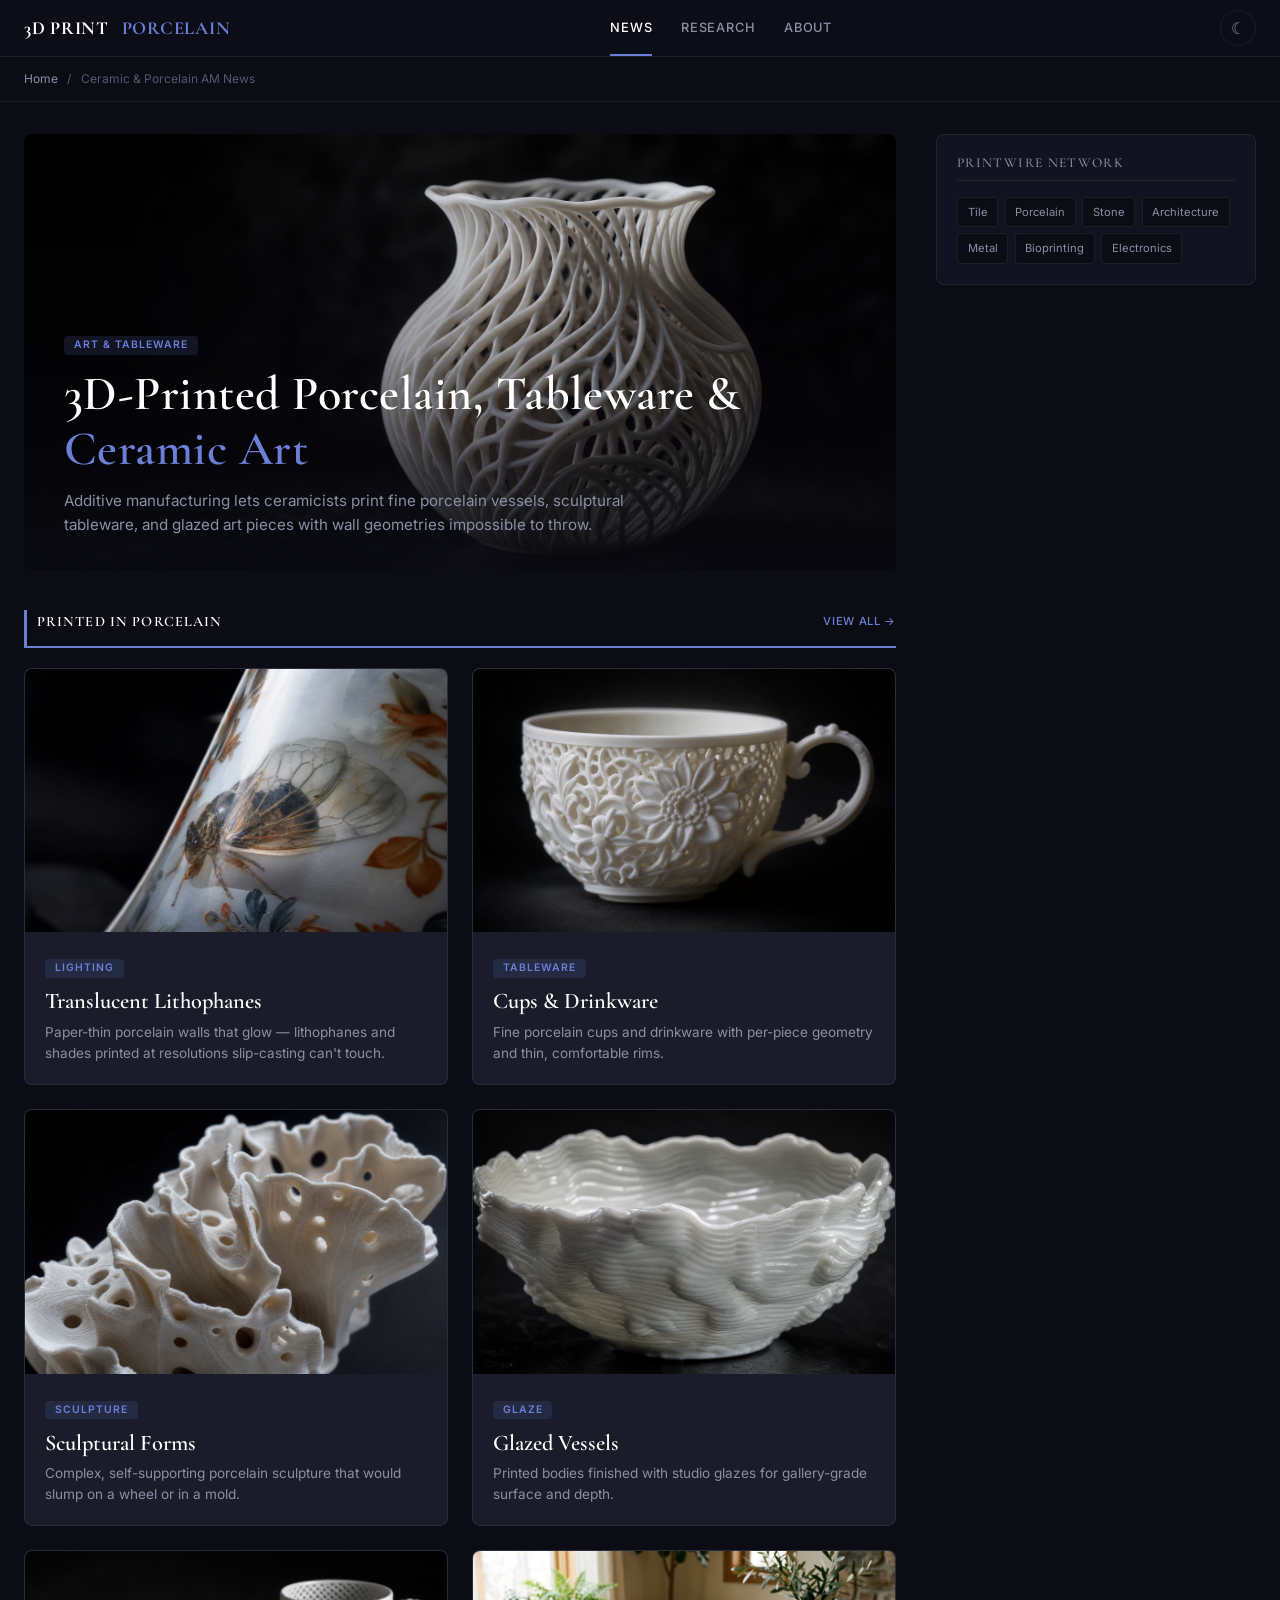
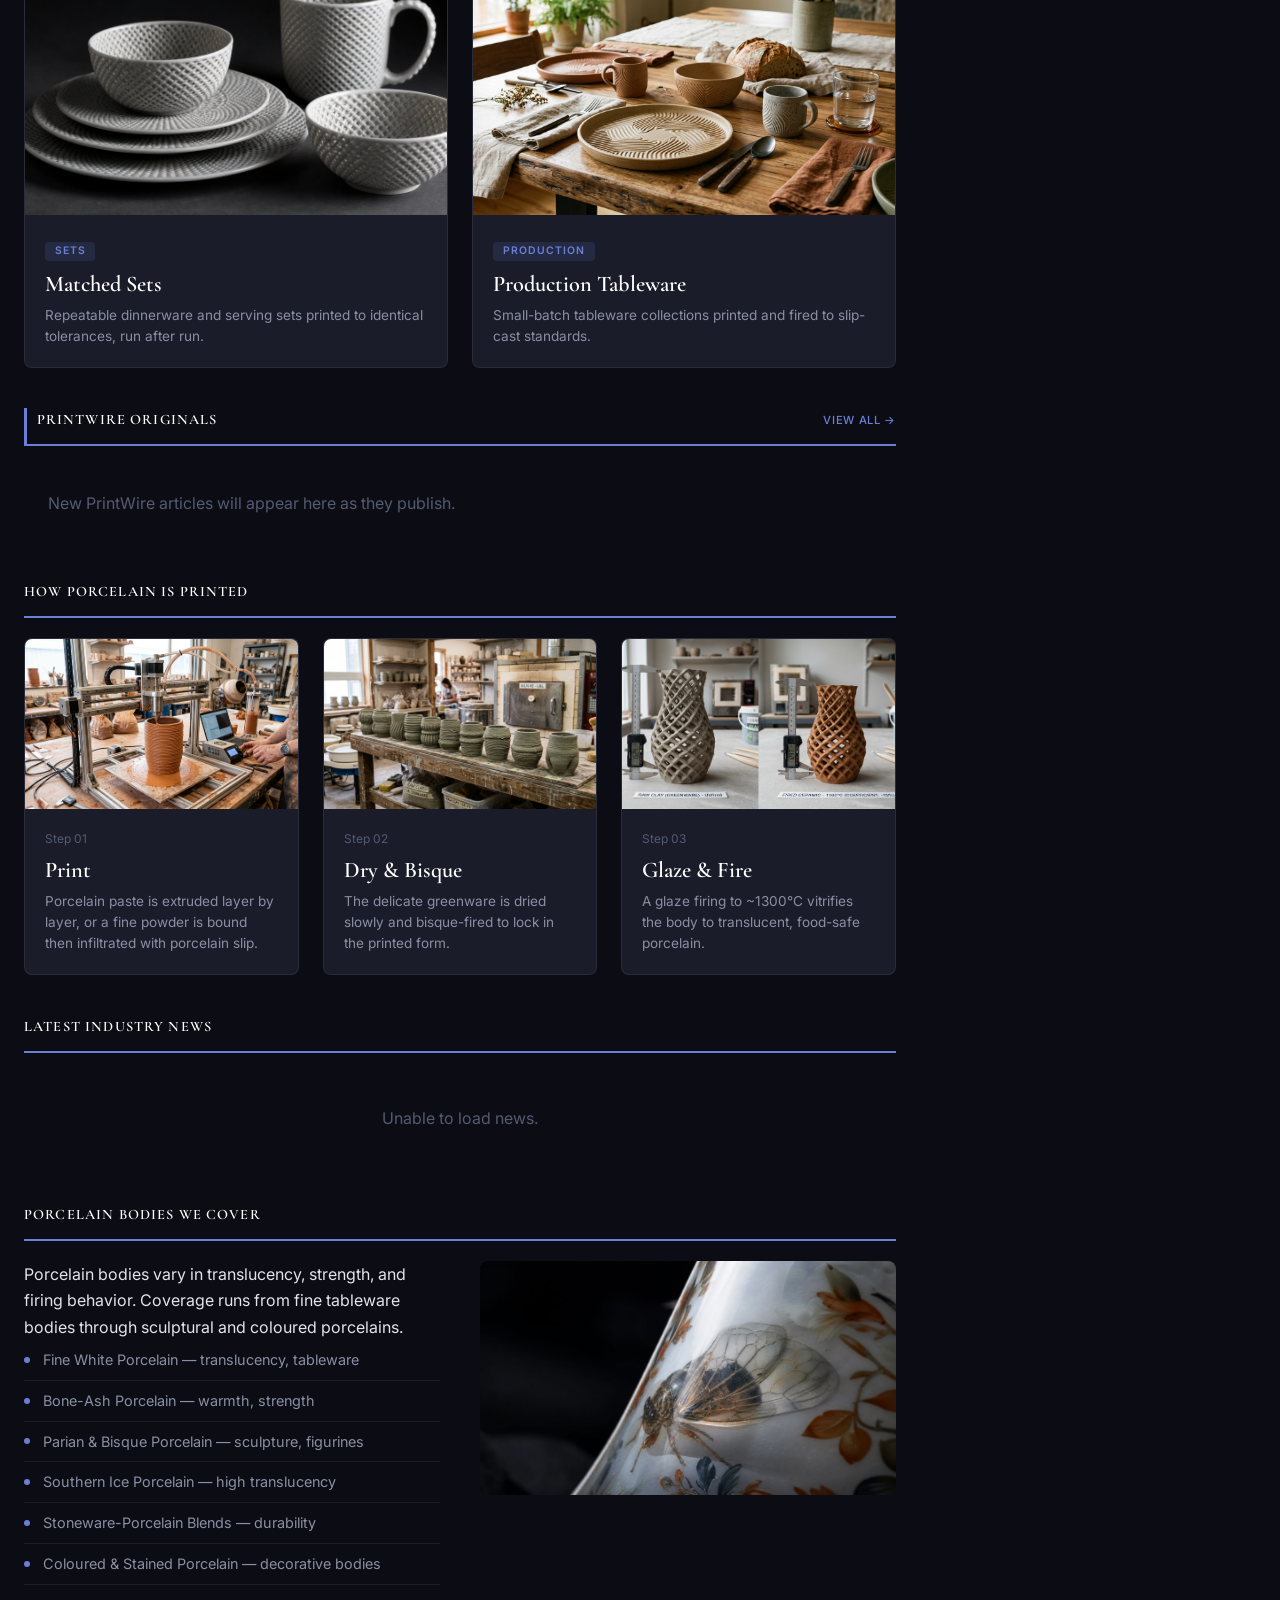
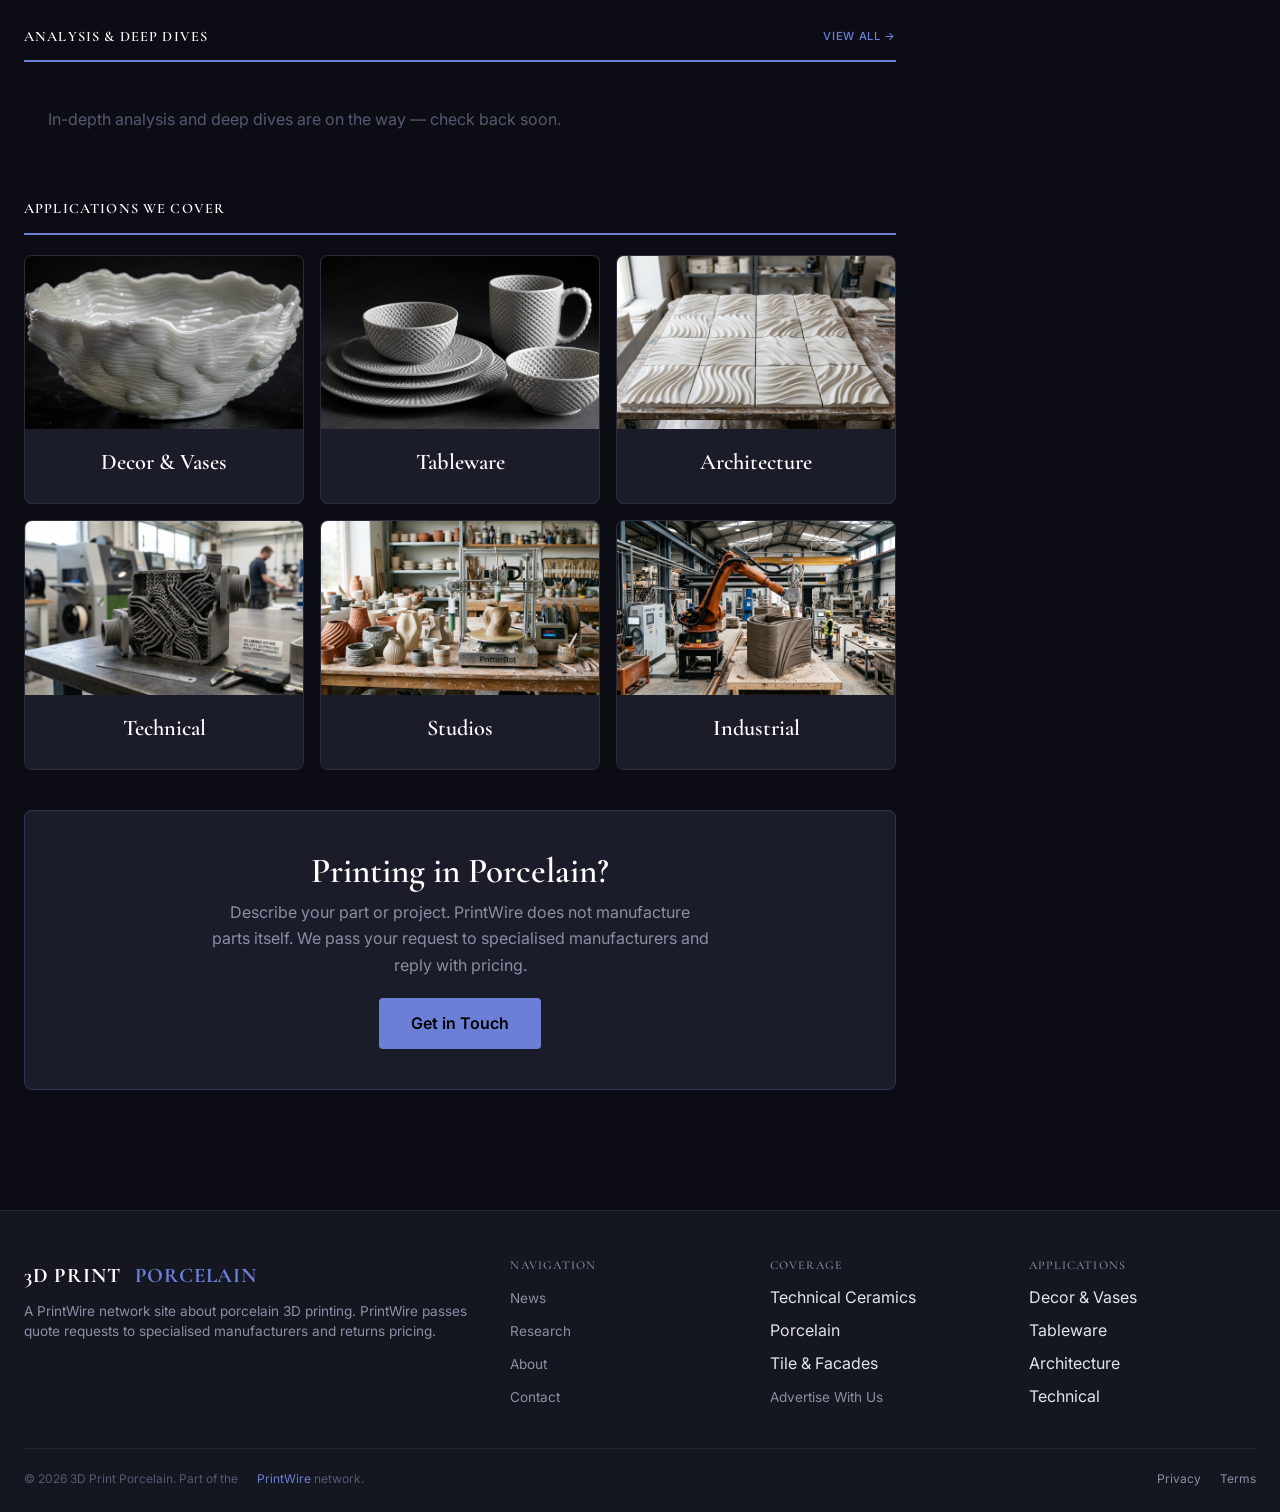
<file: static/index.html>
<!DOCTYPE html>
<html lang="en">
<head>
  <meta charset="UTF-8">
  <meta name="viewport" content="width=device-width, initial-scale=1.0">
  <meta name="description" content="3D Print Porcelain is a PrintWire network site about porcelain 3D printing. PrintWire passes quote requests to specialised manufacturers and returns pricing. PrintWire does not manufacture parts itself.">
  <title>3D Print Porcelain | Porcelain 3D printing</title>
  <link rel="preconnect" href="https://fonts.googleapis.com">
  <link rel="preconnect" href="https://fonts.gstatic.com" crossorigin>
  <link href="https://fonts.googleapis.com/css2?family=Cormorant+Garamond:wght@500;600;700&family=Inter:wght@400;500;600&display=swap" rel="stylesheet">
  <link rel="stylesheet" href="css/editorial.css">
  <style>:root{--font-display:'Cormorant Garamond',Georgia,serif;--font-body:'Inter',system-ui,sans-serif;}</style>
  <link rel="icon" type="image/svg+xml" href="/favicon.svg">
  <meta property="og:type" content="website">
  <meta property="og:title" content="3D Print Porcelain | Porcelain 3D printing">
  <meta property="og:description" content="3D Print Porcelain is a PrintWire network site about porcelain 3D printing. PrintWire passes quote requests to specialised manufacturers and returns pricing. PrintWire does not manufacture parts itself.">
  <meta property="og:image" content="https://3dprintporcelain.com/images/01_hero_delicate_porcelain.png">
  <meta property="og:url" content="https://3dprintporcelain.com/">
  <meta name="twitter:card" content="summary_large_image">
  <meta name="twitter:image" content="https://3dprintporcelain.com/images/01_hero_delicate_porcelain.png">
</head>
<body>

<!-- ── Header ─────────────────────────────────── -->
<header class="ed-header">
  <div class="ed-header-inner">
    <a href="index.html" class="ed-logo">
      3D&nbsp;PRINT&nbsp;<span class="ed-logo-accent">PORCELAIN</span>
    </a>
    <button class="ed-nav-toggle" aria-label="Menu" onclick="document.querySelector('.ed-nav').classList.toggle('open')">&#9776;</button>
    <nav class="ed-nav">
      <a href="index.html" class="active">News</a>
      <a href="/articles/">Research</a>
      <a href="about.html">About</a>
    </nav>
    <button class="ed-theme-toggle" id="themeToggle" aria-label="Toggle light/dark mode" title="Toggle light/dark mode">&#9728;</button>
  </div>
</header>

<!-- ── Breadcrumbs ────────────────────────────── -->
<div class="ed-breadcrumbs">
  <a href="index.html">Home</a> <span>/</span> Ceramic &amp; Porcelain AM News
</div>

<!-- ── Main Layout ────────────────────────────── -->
<div class="ed-layout">
  <div class="ed-main">

    <!-- Featured Story -->
    <article class="ed-hero">
      <img src="images/01_hero_delicate_porcelain.png" alt="Art & Tableware">
      <div class="ed-hero-overlay"></div>
      <div class="ed-hero-content">
        <span class="ed-badge">Art & Tableware</span>
        <h1>3D-Printed Porcelain, Tableware &amp; <span class="ed-logo-accent">Ceramic Art</span></h1>
        <p class="ed-hero-excerpt">Additive manufacturing lets ceramicists print fine porcelain vessels, sculptural tableware, and glazed art pieces with wall geometries impossible to throw.</p>
      </div>
    </article>


    <!-- Printed showcase (bespoke) -->
    <div class="ed-section-label" style="border-left:3px solid var(--accent);padding-left:0.6rem;">
      Printed in Porcelain
      <a href="/articles/">View All &rarr;</a>
    </div>
    <div class="ed-card-grid" style="margin-bottom:2.5rem;">
      <article class="ed-card">
        <img class="ed-card-img" src="images/03_translucent_porcelain.png" alt="Translucent Lithophanes" loading="lazy">
        <div class="ed-card-body"><span class="ed-badge">Lighting</span><h3>Translucent Lithophanes</h3><p class="ed-card-excerpt">Paper-thin porcelain walls that glow &mdash; lithophanes and shades printed at resolutions slip-casting can't touch.</p></div>
      </article>
      <article class="ed-card">
        <img class="ed-card-img" src="images/02_porcelain_teacup.png" alt="Cups &amp; Drinkware" loading="lazy">
        <div class="ed-card-body"><span class="ed-badge">Tableware</span><h3>Cups &amp; Drinkware</h3><p class="ed-card-excerpt">Fine porcelain cups and drinkware with per-piece geometry and thin, comfortable rims.</p></div>
      </article>
      <article class="ed-card">
        <img class="ed-card-img" src="images/04_sculptural_porcelain.png" alt="Sculptural Forms" loading="lazy">
        <div class="ed-card-body"><span class="ed-badge">Sculpture</span><h3>Sculptural Forms</h3><p class="ed-card-excerpt">Complex, self-supporting porcelain sculpture that would slump on a wheel or in a mold.</p></div>
      </article>
      <article class="ed-card">
        <img class="ed-card-img" src="images/05_glazed_porcelain.png" alt="Glazed Vessels" loading="lazy">
        <div class="ed-card-body"><span class="ed-badge">Glaze</span><h3>Glazed Vessels</h3><p class="ed-card-excerpt">Printed bodies finished with studio glazes for gallery-grade surface and depth.</p></div>
      </article>
      <article class="ed-card">
        <img class="ed-card-img" src="images/06_set_porcelain.png" alt="Matched Sets" loading="lazy">
        <div class="ed-card-body"><span class="ed-badge">Sets</span><h3>Matched Sets</h3><p class="ed-card-excerpt">Repeatable dinnerware and serving sets printed to identical tolerances, run after run.</p></div>
      </article>
      <article class="ed-card">
        <img class="ed-card-img" src="images/18_dinnerware_set.png" alt="Production Tableware" loading="lazy">
        <div class="ed-card-body"><span class="ed-badge">Production</span><h3>Production Tableware</h3><p class="ed-card-excerpt">Small-batch tableware collections printed and fired to slip-cast standards.</p></div>
      </article>
    </div>

    <!-- PrintWire Originals — network-wide originals (featured) -->
    <div class="ed-section-label" style="border-left:3px solid var(--accent);padding-left:0.6rem;">
      PrintWire Originals
      <a href="/articles/">View All &rarr;</a>
    </div>
    <div class="ed-card-grid" id="pwOriginals">
      <div style="grid-column:1/-1;text-align:center;padding:2rem;color:var(--text-faint);">Loading PrintWire articles…</div>
    </div>

    <!-- How Porcelain Is Printed (process band) -->
    <div class="ed-section-label">How Porcelain Is Printed</div>
    <div class="ed-grid-3">
      <article class="ed-card">
        <img class="ed-card-img" src="images/02_printer_action.png" alt="Print" loading="lazy">
        <div class="ed-card-body"><div class="ed-card-meta">Step 01</div><h3>Print</h3><p class="ed-card-excerpt">Porcelain paste is extruded layer by layer, or a fine powder is bound then infiltrated with porcelain slip.</p></div>
      </article>
      <article class="ed-card">
        <img class="ed-card-img" src="images/15_greenware_row.png" alt="Dry &amp; Bisque" loading="lazy">
        <div class="ed-card-body"><div class="ed-card-meta">Step 02</div><h3>Dry &amp; Bisque</h3><p class="ed-card-excerpt">The delicate greenware is dried slowly and bisque-fired to lock in the printed form.</p></div>
      </article>
      <article class="ed-card">
        <img class="ed-card-img" src="images/19_before_after_firing.png" alt="Glaze &amp; Fire" loading="lazy">
        <div class="ed-card-body"><div class="ed-card-meta">Step 03</div><h3>Glaze &amp; Fire</h3><p class="ed-card-excerpt">A glaze firing to ~1300&deg;C vitrifies the body to translucent, food-safe porcelain.</p></div>
      </article>
    </div>

    <!-- Latest News — PrintWire + industry (RSS) -->
    <div class="ed-section-label">
      Latest Industry News
      
    </div>
    <div class="ed-card-grid" id="newsGrid">
      <div style="grid-column: 1/-1; text-align:center; padding:2rem; color:var(--text-faint);">Loading latest news…</div>
    </div>

    <!-- Materials -->
    <div class="ed-section-label">Porcelain Bodies We Cover</div>
    <div class="ed-two-col" style="margin-bottom:2.5rem;">
      <div>
        <p>Porcelain bodies vary in translucency, strength, and firing behavior. Coverage runs from fine tableware bodies through sculptural and coloured porcelains.</p>
        <ul class="ed-materials-list">
          <li>Fine White Porcelain &mdash; translucency, tableware</li>
          <li>Bone-Ash Porcelain &mdash; warmth, strength</li>
          <li>Parian &amp; Bisque Porcelain &mdash; sculpture, figurines</li>
          <li>Southern Ice Porcelain &mdash; high translucency</li>
          <li>Stoneware-Porcelain Blends &mdash; durability</li>
          <li>Coloured &amp; Stained Porcelain &mdash; decorative bodies</li>
        </ul>
      </div>
      <img src="images/03_translucent_porcelain.png" alt="Translucent printed porcelain vessel lit from within" loading="lazy">
    </div>

    <!-- Analysis & Deep Dives -->
    <div class="ed-section-label">
      Analysis &amp; Deep Dives
      <a href="/articles/">View All &rarr;</a>
    </div>
    <div class="ed-list" id="pwDeepDives">
      <div style="padding:1.5rem;color:var(--text-faint);">Loading analysis…</div>
    </div>

    <!-- Applications -->
    <div class="ed-section-label">
      Applications We Cover
    </div>
    <div class="ed-card-grid" style="grid-template-columns: repeat(3, 1fr); gap: 1rem; margin-bottom: 2.5rem;">
      <div class="ed-card" style="text-align:center;">
        <img class="ed-card-img" src="images/05_glazed_porcelain.png" alt="Decor & Vases">
        <div class="ed-card-body"><h3>Decor &amp; Vases</h3></div>
      </div>
      <div class="ed-card" style="text-align:center;">
        <img class="ed-card-img" src="images/06_set_porcelain.png" alt="Tableware">
        <div class="ed-card-body"><h3>Tableware</h3></div>
      </div>
      <div class="ed-card" style="text-align:center;">
        <img class="ed-card-img" src="images/12_ceramic_tiles.png" alt="Architecture">
        <div class="ed-card-body"><h3>Architecture</h3></div>
      </div>
      <div class="ed-card" style="text-align:center;">
        <img class="ed-card-img" src="images/16_heat_exchanger.png" alt="Technical">
        <div class="ed-card-body"><h3>Technical</h3></div>
      </div>
      <div class="ed-card" style="text-align:center;">
        <img class="ed-card-img" src="images/07_studio_workstation.png" alt="Studios">
        <div class="ed-card-body"><h3>Studios</h3></div>
      </div>
      <div class="ed-card" style="text-align:center;">
        <img class="ed-card-img" src="images/10_industrial_printer.png" alt="Industrial">
        <div class="ed-card-body"><h3>Industrial</h3></div>
      </div>
    </div>

    <!-- Project CTA -->
    <div class="ed-cta-banner">
      <h2>Printing in Porcelain?</h2>
      <p>Describe your part or project. PrintWire does not manufacture parts itself. We pass your request to specialised manufacturers and reply with pricing.</p>
      <a href="contact.html">Get in Touch</a>
    </div>


  </div>

  <!-- ── Sidebar ─────────────────────────────── -->
  <aside class="ed-sidebar">





    <!-- Network Links -->
    <div class="ed-sidebar-block">
      <h4>PrintWire Network</h4>
      <div class="ed-network-links">
        <a href="https://3dprinttile.com">Tile</a>
        <a href="https://3dprintporcelain.com">Porcelain</a>
        <a href="https://3dprintstone.com">Stone</a>
        <a href="https://3dprintarchitecture.com">Architecture</a>
        <a href="https://dmls3d.com">Metal</a>
        <a href="https://3dprinttissue.com">Bioprinting</a>
        <a href="https://3dprintcircuitry.com">Electronics</a>
      </div>
    </div>


  </aside>
</div>

<!-- ── Footer ─────────────────────────────────── -->
<footer class="ed-footer">
  <div class="ed-footer-inner">
    <div class="ed-footer-brand">
      <div class="ed-logo" style="font-size:1.3rem; margin-bottom: 0.5rem;">3D&nbsp;PRINT&nbsp;<span class="ed-logo-accent">PORCELAIN</span></div>
      <p>A PrintWire network site about porcelain 3D printing. PrintWire passes quote requests to specialised manufacturers and returns pricing.</p>
    </div>
    <div>
      <h4>Navigation</h4>
      <ul>
        <li><a href="index.html">News</a></li>
        <li><a href="/articles/">Research</a></li>
        <li><a href="about.html">About</a></li>
        <li><a href="contact.html">Contact</a></li>
      </ul>
    </div>
    <div>
      <h4>Coverage</h4>
      <ul>
        <li>Technical Ceramics</li>
        <li>Porcelain</li>
        <li>Tile &amp; Facades</li>
        <li><a href="advertise.html">Advertise With Us</a></li>
      </ul>
    </div>
    <div>
      <h4>Applications</h4>
      <ul>
        <li>Decor &amp; Vases</li>
        <li>Tableware</li>
        <li>Architecture</li>
        <li>Technical</li>
      </ul>
    </div>
  </div>
  <div class="ed-footer-bottom">
    <span>&copy; 2026 3D Print Porcelain. Part of the <a href="https://3dprint.space" style="color:var(--accent);">PrintWire</a> network.</span>
    <span>
      <a href="/privacy.html">Privacy</a>
      <a href="/terms.html">Terms</a>
    </span>
  </div>
</footer>

<script>
// ── Mobile nav toggle ──
document.querySelector('.ed-nav-toggle')?.addEventListener('click', () => {
  document.querySelector('.ed-nav').classList.toggle('open');
});

// ── Theme toggle (light/dark) — light default ──
(function() {
  const btn = document.getElementById('themeToggle');
  const root = document.documentElement;
  function setTheme(theme) {
    root.setAttribute('data-theme', theme);
    localStorage.setItem('ed-theme', theme);
    btn.innerHTML = theme === 'dark' ? '&#9790;' : '&#9728;';
    btn.title = theme === 'dark' ? 'Switch to light mode' : 'Switch to dark mode';
  }
  const saved = localStorage.getItem('ed-theme');
  setTheme(saved || 'dark');
  btn.addEventListener('click', () => {
    const current = root.getAttribute('data-theme') || 'light';
    setTheme(current === 'dark' ? 'light' : 'dark');
  });
})();

// ── News Feed: network-wide PrintWire Originals + industry RSS ──
(function() {
  var grid = document.getElementById('newsGrid');
  var orig = document.getElementById('pwOriginals');

  var feeds = [
    { url: 'https://news.google.com/rss/search?q=ceramic+3D+printing+additive+manufacturing&hl=en-US&gl=US&ceid=US:en', name: 'Google News' },
    { url: 'https://news.google.com/rss/search?q=technical+ceramics+zirconia+alumina+printing&hl=en-US&gl=US&ceid=US:en', name: 'Google News' },
    { url: 'https://news.google.com/rss/search?q=3D+printed+porcelain+tile+stone&hl=en-US&gl=US&ceid=US:en', name: 'Google News' },
    { url: 'https://3dprintingindustry.com/feed/', name: '3DPI' }
  ];

    function bestImg(item){
    var raw = '';
    var html = item.content || item.description || '';
    var m = html.match(/<img[^>]+src=["']([^"'>]+)["']/i);
    if (m) raw = m[1];
    if (!raw) raw = (item.enclosure && item.enclosure.link) || item.thumbnail || '';
    if (!raw) return '';
    var full = raw.replace(/-\d{2,4}x\d{2,4}(?=\.(jpg|jpeg|png|webp|gif)(\?|$))/i, '');
    return 'https://wsrv.nl/?url=' + encodeURIComponent(full) + '&w=800&h=534&fit=cover&a=attention&output=jpg&q=82';
  }
  var api = 'https://api.rss2json.com/v1/api.json?rss_url=';
  var rss = [];
  var localArts = [];
  var loaded = 0;
  var total = feeds.length;
  var fallbackImgs = [
    'images/01_voronoi_vase.png','images/02_printer_action.png','images/03_textured_collection.png',
    'images/05_lattice_cubes.png','images/06_wall_panel.png','images/07_studio_workstation.png',
    'images/09_abstract_sculpture.png','images/10_industrial_printer.png'
  ];

  function stripHtml(html) {
    var d = document.createElement('div'); d.innerHTML = html;
    return d.textContent || '';
  }
  function esc(s) {
    var d = document.createElement('div'); d.appendChild(document.createTextNode(s));
    return d.innerHTML;
  }
  function card(a, i) {
    var img = a.img || fallbackImgs[i % fallbackImgs.length];
    var fb = fallbackImgs[(i+1) % fallbackImgs.length];
    var open = a.local
      ? 'onclick="location.href=\'' + esc(a.link) + '\'"'
      : 'onclick="window.open(\'' + esc(a.link) + '\',\'_blank\',\'noopener\')"';
    var linkAttrs = a.local ? 'href="' + esc(a.link) + '"'
      : 'href="' + esc(a.link) + '" target="_blank" rel="noopener"';
    var badge = a.local
      ? '<span class="ed-badge" style="background:var(--accent);color:#fff;">' + esc(a.source) + '</span>'
      : '<span class="ed-badge">' + esc(a.source) + '</span>';
    return '<article class="ed-card" style="cursor:pointer" ' + open + '>' +
      '<img class="ed-card-img" src="' + esc(img) + '" alt="" loading="lazy" onerror="this.onerror=null;this.src=\'' + fb + '\'">' +
      '<div class="ed-card-body">' + badge +
        '<div class="ed-card-meta">' + esc(a.dateStr || '') + '</div>' +
        '<h3><a ' + linkAttrs + ' onclick="event.stopPropagation()">' + esc(a.title) + '</a></h3>' +
        '<p class="ed-card-excerpt">' + esc(a.desc) + '</p>' +
      '</div></article>';
  }

  var localReady = fetch('network.json', { cache: 'no-store' })
    .then(function(r){ return r.ok ? r.json() : []; })
    .then(function(items){
      (items || []).forEach(function(it, i){
        localArts.push({ title: it.title, link: it.url, desc: it.summary || '',
          date: it.iso, dateStr: it.date, source: (it.origin || 'PrintWire'), local: true,
          img: it.img || fallbackImgs[i % fallbackImgs.length] });
      });
      if (orig) {
        orig.innerHTML = localArts.length
          ? localArts.slice(0, 6).map(card).join('')
          : '<div style="grid-column:1/-1;padding:1.5rem;color:var(--text-faint);">New PrintWire articles will appear here as they publish.</div>';
      }
    })
    .catch(function(){ if (orig) orig.innerHTML = ''; });

  var timeout = setTimeout(finish, 8000);
  feeds.forEach(function(feed) {
    fetch(api + encodeURIComponent(feed.url))
      .then(function(r){ return r.json(); })
      .then(function(data){
        if (data.status === 'ok' && data.items) {
          data.items.forEach(function(item){
            rss.push({ title: item.title, link: item.link,
              desc: stripHtml(item.description).substring(0,140) + '…',
              date: item.pubDate, source: feed.name, local: false,
              img: bestImg(item) });
          });
        }
      })
      .catch(function(){})
      .then(function(){ loaded++; if (loaded === total) { clearTimeout(timeout); finish(); } });
  });

  var done = false;
  function finish(){ if (done) return; done = true; localReady.then(render); }
  function render(){
    if (!grid) return;
    var merged = localArts.concat(rss);
    merged.forEach(function(a){ if (!a.dateStr && a.date) a.dateStr = new Date(a.date).toLocaleDateString('en-US',{year:'numeric',month:'short',day:'numeric'}); });
    merged.sort(function(a,b){ return new Date(b.date) - new Date(a.date); });
    var top = merged.slice(0, 8);
    grid.innerHTML = top.length
      ? top.map(card).join('')
      : '<div style="grid-column:1/-1;text-align:center;padding:2rem;color:var(--text-faint);">Unable to load news.</div>';
  }
})();

// -- Analysis & Deep Dives: PrintWire catalog in list format --
(function(){
  var box = document.getElementById('pwDeepDives');
  if (!box) return;
  function esc(s){var d=document.createElement('div');d.appendChild(document.createTextNode(s==null?'':s));return d.innerHTML;}
  var empty = '<div style="padding:1.5rem;color:var(--text-faint);">In-depth analysis and deep dives are on the way — check back soon.</div>';
  fetch('network.json',{cache:'no-store'})
    .then(function(r){ return r.ok ? r.json() : []; })
    .then(function(items){
      items = (items || []).slice();
      items.sort(function(a,b){ return (b.iso||'').localeCompare(a.iso||''); });
      if (!items.length){ box.innerHTML = empty; return; }
      box.innerHTML = items.slice(0,8).map(function(a){
        var img = a.img ? '<img src="'+esc(a.img)+'" alt="" loading="lazy">' : '';
        var meta = esc(a.date||'') + (a.origin ? ' · '+esc(a.origin) : '');
        return '<article class="ed-list-item">'+img+'<div>'+
          '<div class="ed-card-meta">'+meta+'</div>'+
          '<h3><a href="'+esc(a.url)+'">'+esc(a.title)+'</a></h3>'+
          '<p class="ed-card-excerpt">'+esc(a.summary||'')+'</p>'+
          '</div></article>';
      }).join('');
    })
    .catch(function(){ box.innerHTML = empty; });
})();
</script>
</body>
</html>
</file>
<file: static/css/editorial.css>
/* ============================================
   3dprintmetal.com — Editorial Layout
   Inspired by 3dnatives.com, modernized
   ============================================ */

/* ── Shared Tokens ───────────────────────────── */
:root {
  --accent: #00a8cc;
  --accent-dark: #008fad;
  --accent-dim: rgba(0,168,204,0.12);
  --red: #e53e3e;
  --radius: 8px;
  --radius-sm: 4px;
  --font-display: 'Oswald', sans-serif;
  --font-body: 'Inter', sans-serif;
  --transition: 0.25s cubic-bezier(0.4,0,0.2,1);
}

/* ── Dark Mode (default) ─────────────────────── */
:root, [data-theme="dark"] {
  --bg: #08090f;
  --bg-surface: #0e1019;
  --bg-card: #141620;
  --bg-card-hover: #1a1d2e;
  --bg-sidebar: #0f1118;
  --text: #e2e4e8;
  --text-dim: #8a8f9d;
  --text-faint: #555a68;
  --heading: #ffffff;
  --border: rgba(255,255,255,0.06);
  --border-accent: rgba(0,168,204,0.2);
  --shadow: 0 1px 3px rgba(0,0,0,0.4);
  --shadow-hover: 0 8px 24px rgba(0,0,0,0.5);
  --header-bg: rgba(8,9,15,0.92);
  --badge-bg: rgba(0,168,204,0.12);
  --input-bg: #0a0b12;
}

/* ── Light Mode ──────────────────────────────── */
[data-theme="light"] {
  --accent: #0077a8;
  --accent-dark: #005f85;
  --accent-dim: rgba(0,119,168,0.08);
  --bg: #f5f6f8;
  --bg-surface: #ffffff;
  --bg-card: #ffffff;
  --bg-card-hover: #f0f1f3;
  --bg-sidebar: #fafbfc;
  --text: #2d3748;
  --text-dim: #5a6577;
  --text-faint: #8e96a4;
  --heading: #1a202c;
  --border: rgba(0,0,0,0.08);
  --border-accent: rgba(0,119,168,0.2);
  --shadow: 0 1px 3px rgba(0,0,0,0.06);
  --shadow-hover: 0 8px 24px rgba(0,0,0,0.1);
  --header-bg: rgba(255,255,255,0.95);
  --badge-bg: rgba(0,119,168,0.08);
  --input-bg: #f0f1f3;
}

/* System preference when no manual choice */
@media (prefers-color-scheme: light) {
  :root:not([data-theme]) {
    --accent: #0077a8;
    --accent-dark: #005f85;
    --accent-dim: rgba(0,119,168,0.08);
    --bg: #f5f6f8;
    --bg-surface: #ffffff;
    --bg-card: #ffffff;
    --bg-card-hover: #f0f1f3;
    --bg-sidebar: #fafbfc;
    --text: #2d3748;
    --text-dim: #5a6577;
    --text-faint: #8e96a4;
    --heading: #1a202c;
    --border: rgba(0,0,0,0.08);
    --border-accent: rgba(0,119,168,0.2);
    --shadow: 0 1px 3px rgba(0,0,0,0.06);
    --shadow-hover: 0 8px 24px rgba(0,0,0,0.1);
    --header-bg: rgba(255,255,255,0.95);
    --badge-bg: rgba(0,119,168,0.08);
    --input-bg: #f0f1f3;
  }
}

/* ── Reset ───────────────────────────────────── */
*,*::before,*::after { margin:0;padding:0;box-sizing:border-box; }
html { scroll-behavior:smooth; font-size:16px; }
body {
  font-family: var(--font-body);
  color: var(--text);
  background: var(--input-bg);
  line-height: 1.65;
  -webkit-font-smoothing: antialiased;
  overflow-x: hidden;
}
a { color: inherit; text-decoration: none; }
img { max-width: 100%; display: block; }

/* ── Typography ──────────────────────────────── */
h1,h2,h3,h4 { font-family: var(--font-display); font-weight: 600; line-height: 1.15; color: var(--heading); }
h1 { font-size: clamp(2rem, 5vw, 3rem); letter-spacing: 0.01em; }
h2 { font-size: clamp(1.5rem, 3.5vw, 2.2rem); }
h3 { font-size: clamp(1.1rem, 2vw, 1.4rem); }
h4 { font-size: 0.85rem; text-transform: uppercase; letter-spacing: 0.1em; color: var(--text-dim); font-weight: 500; }

/* ── Header ──────────────────────────────────── */
.ed-header {
  position: sticky; top: 0; z-index: 100;
  background: var(--header-bg);
  backdrop-filter: blur(16px);
  border-bottom: 1px solid var(--border);
}
.ed-header-inner {
  max-width: 1280px;
  margin: 0 auto;
  display: flex;
  align-items: center;
  justify-content: space-between;
  padding: 0 1.5rem;
  height: 56px;
}
.ed-logo {
  font-family: var(--font-display);
  font-size: 1.15rem;
  font-weight: 700;
  color: var(--heading);
  letter-spacing: 0.04em;
  display: flex; align-items: center; gap: 0.5rem;
}
.ed-logo-accent { color: var(--accent); }
.ed-nav { display: flex; gap: 0; align-items: center; }
.ed-nav a {
  padding: 0 0.9rem;
  font-size: 0.8rem;
  font-weight: 500;
  color: var(--text-dim);
  text-transform: uppercase;
  letter-spacing: 0.06em;
  transition: color var(--transition);
  line-height: 56px;
  position: relative;
}
.ed-nav a:hover, .ed-nav a.active { color: var(--heading); }
.ed-nav a.active::after {
  content: ''; position: absolute; bottom: 0; left: 0.9rem; right: 0.9rem;
  height: 2px; background: var(--accent);
}
.ed-nav-toggle {
  display: none; background: none; border: none; color: var(--text);
  font-size: 1.5rem; cursor: pointer; padding: 0.5rem;
}

/* Theme toggle */
.ed-theme-toggle {
  background: none; border: 1px solid var(--border);
  color: var(--text-dim); cursor: pointer;
  width: 36px; height: 36px;
  border-radius: 50%;
  display: flex; align-items: center; justify-content: center;
  font-size: 1rem;
  transition: all var(--transition);
  margin-left: 0.5rem;
  flex-shrink: 0;
}
.ed-theme-toggle:hover { border-color: var(--accent); color: var(--accent); }

/* ── Breadcrumbs ─────────────────────────────── */
.ed-breadcrumbs {
  max-width: 1280px; margin: 0 auto;
  padding: 0.75rem 1.5rem;
  font-size: 0.75rem;
  color: var(--text-faint);
  border-bottom: 1px solid var(--border);
}
.ed-breadcrumbs a { color: var(--text-dim); transition: color var(--transition); }
.ed-breadcrumbs a:hover { color: var(--accent); }
.ed-breadcrumbs span { margin: 0 0.4rem; }

/* ── Layout ──────────────────────────────────── */
.ed-layout {
  max-width: 1280px;
  margin: 0 auto;
  display: grid;
  grid-template-columns: 1fr 320px;
  gap: 2.5rem;
  padding: 2rem 1.5rem;
  align-items: start;
}
.ed-main { min-width: 0; }
.ed-sidebar { position: sticky; top: 72px; }

/* ── Hero / Featured Story ───────────────────── */
.ed-hero {
  margin-bottom: 2.5rem;
  position: relative;
  border-radius: var(--radius);
  overflow: hidden;
  background: var(--bg-card);
}
.ed-hero img {
  width: 100%;
  aspect-ratio: 16/8;
  object-fit: cover;
  display: block;
}
.ed-hero-overlay {
  position: absolute; inset: 0;
  background: linear-gradient(0deg, rgba(8,9,15,0.95) 0%, rgba(8,9,15,0.3) 50%, transparent 100%);
}
[data-theme="light"] .ed-hero-overlay {
  background: linear-gradient(0deg, rgba(245,246,248,0.97) 0%, rgba(245,246,248,0.4) 50%, transparent 100%);
}
.ed-hero-content {
  position: absolute;
  bottom: 0; left: 0; right: 0;
  padding: 2rem 2.5rem;
}
.ed-hero .ed-badge { margin-bottom: 0.75rem; }
.ed-hero h1 { margin-bottom: 0.5rem; }
.ed-hero h1 a { color: var(--heading); transition: color var(--transition); }
.ed-hero h1 a:hover { color: var(--accent); }
.ed-hero-meta {
  font-size: 0.8rem;
  color: var(--text-dim);
  display: flex; gap: 1rem; align-items: center;
}
.ed-hero-excerpt {
  margin-top: 0.75rem;
  font-size: 0.95rem;
  color: var(--text-dim);
  line-height: 1.6;
  max-width: 600px;
}

/* ── Badge / Tag ─────────────────────────────── */
.ed-badge {
  display: inline-block;
  font-size: 0.65rem;
  font-weight: 600;
  text-transform: uppercase;
  letter-spacing: 0.1em;
  padding: 0.25rem 0.6rem;
  border-radius: var(--radius-sm);
  background: var(--badge-bg);
  color: var(--accent);
  line-height: 1;
}
.ed-badge.red { background: rgba(255,68,68,0.12); color: var(--red); }

/* ── Section Label ───────────────────────────── */
.ed-section-label {
  font-family: var(--font-display);
  font-size: 0.9rem;
  font-weight: 600;
  text-transform: uppercase;
  letter-spacing: 0.08em;
  color: var(--heading);
  margin-bottom: 1.25rem;
  padding-bottom: 0.75rem;
  border-bottom: 2px solid var(--accent);
  display: flex;
  align-items: center;
  justify-content: space-between;
}
.ed-section-label a {
  font-family: var(--font-body);
  font-size: 0.7rem;
  font-weight: 500;
  color: var(--accent);
  text-transform: uppercase;
  letter-spacing: 0.06em;
}

/* ── Article Cards ───────────────────────────── */
.ed-card-grid {
  display: grid;
  grid-template-columns: repeat(2, 1fr);
  gap: 1.5rem;
  margin-bottom: 2.5rem;
}
.ed-card {
  background: var(--bg-card);
  border-radius: var(--radius);
  overflow: hidden;
  border: 1px solid var(--border);
  transition: transform var(--transition), box-shadow var(--transition), border-color var(--transition);
}
.ed-card:hover {
  transform: translateY(-2px);
  box-shadow: var(--shadow-hover);
  border-color: var(--border-accent);
}
.ed-card-img {
  aspect-ratio: 16/10;
  object-fit: cover;
  width: 100%;
}
.ed-card-body { padding: 1.25rem; }
.ed-card-body .ed-badge { margin-bottom: 0.65rem; }
.ed-card-body h3 { margin-bottom: 0.5rem; }
.ed-card-body h3 a { color: var(--heading); transition: color var(--transition); }
.ed-card-body h3 a:hover { color: var(--accent); }
.ed-card-meta {
  font-size: 0.75rem;
  color: var(--text-faint);
  margin-bottom: 0.5rem;
}
.ed-card-excerpt {
  font-size: 0.85rem;
  color: var(--text-dim);
  line-height: 1.55;
  display: -webkit-box;
  -webkit-line-clamp: 3;
  -webkit-box-orient: vertical;
  overflow: hidden;
}

/* ── Article List (compact) ──────────────────── */
.ed-list { display: flex; flex-direction: column; gap: 1.25rem; margin-bottom: 2.5rem; }
.ed-list-item {
  display: grid;
  grid-template-columns: 200px 1fr;
  gap: 1rem;
  padding-bottom: 1.25rem;
  border-bottom: 1px solid var(--border);
  align-items: start;
}
.ed-list-item:last-child { border-bottom: none; padding-bottom: 0; }
.ed-list-item img {
  aspect-ratio: 16/10;
  object-fit: cover;
  border-radius: var(--radius-sm);
  width: 100%;
}
.ed-list-item h3 { font-size: 1.05rem; margin-bottom: 0.35rem; }
.ed-list-item h3 a { color: var(--heading); transition: color var(--transition); }
.ed-list-item h3 a:hover { color: var(--accent); }

/* ── Sidebar ─────────────────────────────────── */
.ed-sidebar-block {
  background: var(--bg-sidebar);
  border: 1px solid var(--border);
  border-radius: var(--radius);
  padding: 1.25rem;
  margin-bottom: 1.5rem;
}
.ed-sidebar-block h4 {
  margin-bottom: 1rem;
  padding-bottom: 0.6rem;
  border-bottom: 1px solid var(--border);
}

/* Newsletter widget */
.ed-newsletter p { font-size: 0.85rem; color: var(--text-dim); margin-bottom: 1rem; line-height: 1.5; }
.ed-newsletter input[type="email"] {
  width: 100%;
  padding: 0.65rem 0.85rem;
  background: var(--input-bg);
  border: 1px solid var(--border);
  border-radius: var(--radius-sm);
  color: var(--text);
  font-size: 0.85rem;
  margin-bottom: 0.5rem;
  transition: border-color var(--transition);
}
.ed-newsletter input[type="email"]:focus { outline: none; border-color: var(--accent); }
.ed-newsletter button {
  width: 100%;
  padding: 0.65rem;
  background: var(--accent);
  border: none;
  border-radius: var(--radius-sm);
  color: #000;
  font-weight: 600;
  font-size: 0.8rem;
  cursor: pointer;
  transition: background var(--transition);
}
.ed-newsletter button:hover { background: var(--accent-dark); }

/* Popular posts widget */
.ed-popular-item {
  display: flex;
  gap: 0.75rem;
  padding: 0.65rem 0;
  border-bottom: 1px solid var(--border);
  align-items: start;
}
.ed-popular-item:last-child { border-bottom: none; }
.ed-popular-num {
  font-family: var(--font-display);
  font-size: 1.5rem;
  font-weight: 700;
  color: var(--accent-dim);
  line-height: 1;
  min-width: 1.8rem;
  color: var(--accent-dim);
}
.ed-popular-item h3 { font-size: 0.85rem; font-weight: 500; line-height: 1.35; }
.ed-popular-item h3 a { color: var(--text); }
.ed-popular-item h3 a:hover { color: var(--accent); }
.ed-popular-meta { font-size: 0.7rem; color: var(--text-faint); margin-top: 0.2rem; }

/* Network links widget */
.ed-network-links { display: flex; flex-wrap: wrap; gap: 0.4rem; }
.ed-network-links a {
  font-size: 0.7rem;
  padding: 0.3rem 0.6rem;
  background: var(--input-bg);
  border: 1px solid var(--border);
  border-radius: var(--radius-sm);
  color: var(--text-dim);
  transition: all var(--transition);
}
.ed-network-links a:hover { border-color: var(--accent); color: var(--accent); }

/* ── Load More ───────────────────────────────── */
.ed-load-more {
  text-align: center;
  margin: 2rem 0;
}
.ed-load-more button {
  padding: 0.75rem 2.5rem;
  background: transparent;
  border: 1px solid var(--border);
  border-radius: var(--radius-sm);
  color: var(--text-dim);
  font-size: 0.8rem;
  font-weight: 500;
  cursor: pointer;
  letter-spacing: 0.04em;
  transition: all var(--transition);
}
.ed-load-more button:hover {
  border-color: var(--accent);
  color: var(--accent);
}

/* ── Stats Bar ───────────────────────────────── */
.ed-stats {
  display: grid;
  grid-template-columns: repeat(4, 1fr);
  gap: 1px;
  background: var(--border);
  border: 1px solid var(--border);
  border-radius: var(--radius);
  overflow: hidden;
  margin-bottom: 2.5rem;
}
.ed-stat {
  background: var(--bg-card);
  padding: 1.25rem;
  text-align: center;
}
.ed-stat-value {
  font-family: var(--font-display);
  font-size: 1.5rem;
  font-weight: 600;
  color: var(--accent);
}
.ed-stat-label {
  font-size: 0.7rem;
  text-transform: uppercase;
  letter-spacing: 0.08em;
  color: var(--text-faint);
  margin-top: 0.25rem;
}

/* ── Page Hero (inner pages) ─────────────────── */
.ed-page-hero {
  position: relative;
  border-radius: var(--radius);
  overflow: hidden;
  margin-bottom: 2.5rem;
  background: var(--bg-card);
}
.ed-page-hero img {
  width: 100%; aspect-ratio: 16/6; object-fit: cover;
}
.ed-page-hero-overlay {
  position: absolute; inset: 0;
  background: linear-gradient(0deg, rgba(8,9,15,0.9) 0%, rgba(8,9,15,0.4) 60%, transparent 100%);
}
[data-theme="light"] .ed-page-hero-overlay {
  background: linear-gradient(0deg, rgba(245,246,248,0.95) 0%, rgba(245,246,248,0.5) 60%, transparent 100%);
}
.ed-page-hero-content {
  position: absolute; bottom: 0; left: 0; right: 0;
  padding: 2rem 2.5rem;
}
.ed-page-hero h1 { margin-bottom: 0.5rem; }
.ed-page-hero p { color: var(--text-dim); font-size: 1rem; max-width: 600px; }

/* ── Content Sections ────────────────────────── */
.ed-content { max-width: 1280px; margin: 0 auto; padding: 0 1.5rem; }
.ed-content-narrow { max-width: 860px; margin: 0 auto; padding: 0 1.5rem; }
.ed-section { margin-bottom: 3rem; }
.ed-section p { color: var(--text-dim); line-height: 1.75; margin-bottom: 1rem; font-size: 0.95rem; }
.ed-section p:last-child { margin-bottom: 0; }

/* Two-column content block */
.ed-two-col {
  display: grid;
  grid-template-columns: 1fr 1fr;
  gap: 2.5rem;
  align-items: start;
  margin-bottom: 2.5rem;
}
.ed-two-col img { border-radius: var(--radius); width: 100%; }

/* Content cards (mission, values, etc.) */
.ed-content-card {
  background: var(--bg-card);
  border: 1px solid var(--border);
  border-radius: var(--radius);
  padding: 1.75rem;
  transition: border-color var(--transition);
}
.ed-content-card:hover { border-color: var(--border-accent); }
.ed-content-card h3 { margin-bottom: 0.75rem; font-size: 1.15rem; }
.ed-content-card p { margin-bottom: 0; }
.ed-content-card .ed-icon {
  font-size: 1.5rem; margin-bottom: 0.75rem; display: block;
}
.ed-grid-2 { display: grid; grid-template-columns: 1fr 1fr; gap: 1.5rem; margin-bottom: 2.5rem; }
.ed-grid-3 { display: grid; grid-template-columns: repeat(3, 1fr); gap: 1.5rem; margin-bottom: 2.5rem; }
.ed-grid-4 { display: grid; grid-template-columns: repeat(4, 1fr); gap: 1.25rem; margin-bottom: 2.5rem; }

/* Service detail cards */
.ed-service-detail {
  display: grid;
  grid-template-columns: 280px 1fr;
  gap: 1.5rem;
  background: var(--bg-card);
  border: 1px solid var(--border);
  border-radius: var(--radius);
  overflow: hidden;
  margin-bottom: 1.25rem;
  transition: border-color var(--transition);
}
.ed-service-detail:hover { border-color: var(--border-accent); }
.ed-service-detail img { width: 100%; height: 100%; object-fit: cover; }
.ed-service-detail-body { padding: 1.5rem 1.5rem 1.5rem 0; }
.ed-service-detail-body h3 { margin-bottom: 0.5rem; }

/* Timeline */
.ed-timeline { position: relative; padding-left: 2.5rem; margin-bottom: 2.5rem; }
.ed-timeline::before {
  content: ''; position: absolute; left: 0.75rem; top: 0; bottom: 0;
  width: 2px; background: var(--border);
}
.ed-timeline-step {
  position: relative; margin-bottom: 2rem; padding-bottom: 0;
}
.ed-timeline-step:last-child { margin-bottom: 0; }
.ed-timeline-num {
  position: absolute; left: -2.5rem; top: 0;
  width: 1.5rem; height: 1.5rem;
  background: var(--accent);
  color: #000;
  border-radius: 50%;
  font-size: 0.7rem;
  font-weight: 700;
  display: flex; align-items: center; justify-content: center;
}
.ed-timeline-step h3 { font-size: 1.05rem; margin-bottom: 0.35rem; }

/* Forms */
.ed-form { max-width: 100%; }
.ed-form-group { margin-bottom: 1rem; }
.ed-form-group label {
  display: block; font-size: 0.8rem; font-weight: 500;
  color: var(--text-dim); margin-bottom: 0.35rem;
}
.ed-form-group .required { color: var(--red); }
.ed-form-group input, .ed-form-group textarea, .ed-form-group select {
  width: 100%;
  padding: 0.7rem 0.9rem;
  background: var(--input-bg);
  border: 1px solid var(--border);
  border-radius: var(--radius-sm);
  color: var(--text);
  font-family: var(--font-body);
  font-size: 0.9rem;
  transition: border-color var(--transition);
}
.ed-form-group input:focus, .ed-form-group textarea:focus, .ed-form-group select:focus {
  outline: none; border-color: var(--accent);
}
.ed-form-group textarea { resize: vertical; }
.ed-form-submit {
  padding: 0.75rem 2rem;
  background: var(--accent);
  border: none;
  border-radius: var(--radius-sm);
  color: #000;
  font-weight: 600;
  font-size: 0.9rem;
  cursor: pointer;
  transition: background var(--transition);
}
.ed-form-submit:hover { background: var(--accent-dark); }

/* CTA Banner */
.ed-cta-banner {
  background: var(--bg-card);
  border: 1px solid var(--border-accent);
  border-radius: var(--radius);
  padding: 2.5rem;
  text-align: center;
  margin-bottom: 2.5rem;
}
.ed-cta-banner h2 { margin-bottom: 0.5rem; }
.ed-cta-banner p { color: var(--text-dim); margin-bottom: 1.25rem; max-width: 500px; margin-left: auto; margin-right: auto; }
.ed-cta-banner a {
  display: inline-block;
  padding: 0.75rem 2rem;
  background: var(--accent);
  color: #000;
  font-weight: 600;
  border-radius: var(--radius-sm);
  transition: background var(--transition);
}
.ed-cta-banner a:hover { background: var(--accent-dark); }

/* Package cards (advertise) */
.ed-package {
  background: var(--bg-card);
  border: 1px solid var(--border);
  border-radius: var(--radius);
  padding: 1.75rem;
  transition: border-color var(--transition);
}
.ed-package:hover { border-color: var(--border-accent); }
.ed-package h3 { margin-bottom: 0.5rem; }
.ed-package .ed-price {
  font-family: var(--font-display);
  font-size: 1.8rem; font-weight: 600;
  color: var(--accent); margin-bottom: 1rem;
}
.ed-package .ed-price span { font-size: 0.9rem; color: var(--text-faint); }
.ed-package ul {
  list-style: none; padding: 0;
}
.ed-package li {
  font-size: 0.85rem; color: var(--text-dim);
  padding: 0.4rem 0;
  border-bottom: 1px solid var(--border);
  padding-left: 1.2rem;
  position: relative;
}
.ed-package li:last-child { border-bottom: none; }
.ed-package li::before {
  content: '\2713'; position: absolute; left: 0;
  color: var(--accent); font-size: 0.75rem;
}

/* Contact info cards */
.ed-info-card {
  display: flex; gap: 1rem; align-items: start;
  padding: 1rem;
  background: var(--bg-card);
  border: 1px solid var(--border);
  border-radius: var(--radius);
}
.ed-info-card .ed-icon { font-size: 1.5rem; flex-shrink: 0; }
.ed-info-card h4 { font-size: 0.8rem; margin-bottom: 0.25rem; }
.ed-info-card p { font-size: 0.85rem; color: var(--text-dim); margin: 0; }

/* Materials list */
.ed-materials-list { list-style: none; padding: 0; }
.ed-materials-list li {
  padding: 0.5rem 0;
  border-bottom: 1px solid var(--border);
  font-size: 0.9rem;
  color: var(--text-dim);
  padding-left: 1.2rem;
  position: relative;
}
.ed-materials-list li::before {
  content: ''; position: absolute; left: 0; top: 50%;
  width: 6px; height: 6px; border-radius: 50%;
  background: var(--accent); transform: translateY(-50%);
}

@media (max-width: 768px) {
  .ed-two-col { grid-template-columns: 1fr; }
  .ed-grid-2, .ed-grid-3, .ed-grid-4 { grid-template-columns: 1fr; }
  .ed-service-detail { grid-template-columns: 1fr; }
  .ed-service-detail img { aspect-ratio: 16/9; }
  .ed-service-detail-body { padding: 1.25rem; }
  .ed-page-hero-content { padding: 1.5rem; }
}

/* ── Footer ──────────────────────────────────── */
.ed-footer {
  background: var(--bg-surface);
  border-top: 1px solid var(--border);
  padding: 3rem 1.5rem 1.5rem;
  margin-top: 3rem;
}
.ed-footer-inner {
  max-width: 1280px;
  margin: 0 auto;
  display: grid;
  grid-template-columns: 2fr 1fr 1fr 1fr;
  gap: 2rem;
}
.ed-footer-brand p { font-size: 0.85rem; color: var(--text-dim); margin-top: 0.5rem; line-height: 1.5; }
.ed-footer h4 { font-size: 0.75rem; margin-bottom: 0.75rem; }
.ed-footer ul { list-style: none; }
.ed-footer li { margin-bottom: 0.4rem; }
.ed-footer li a { font-size: 0.85rem; color: var(--text-dim); transition: color var(--transition); }
.ed-footer li a:hover { color: var(--accent); }
.ed-footer-bottom {
  max-width: 1280px;
  margin: 2rem auto 0;
  padding-top: 1.25rem;
  border-top: 1px solid var(--border);
  font-size: 0.75rem;
  color: var(--text-faint);
  display: flex;
  justify-content: space-between;
  align-items: center;
}
.ed-footer-bottom a { color: var(--text-dim); margin-left: 1rem; }
.ed-footer-bottom a:hover { color: var(--accent); }

/* ── Responsive ──────────────────────────────── */
@media (max-width: 1024px) {
  .ed-layout { grid-template-columns: 1fr; }
  .ed-sidebar { position: static; }
}
@media (max-width: 768px) {
  .ed-card-grid { grid-template-columns: 1fr; }
  .ed-list-item { grid-template-columns: 140px 1fr; }
  .ed-hero-content { padding: 1.5rem; }
  .ed-hero h1 { font-size: 1.5rem; }
  .ed-footer-inner { grid-template-columns: 1fr 1fr; }
  .ed-stats { grid-template-columns: repeat(2, 1fr); }
  .ed-nav { display: none; }
  .ed-nav.open { display: flex; flex-direction: column; position: absolute; top: 56px; left: 0; right: 0; background: var(--bg); border-bottom: 1px solid var(--border); padding: 0.5rem 0; }
  .ed-nav.open a { line-height: 2.5; padding: 0 1.5rem; }
  .ed-nav-toggle { display: block; }
}
@media (max-width: 480px) {
  .ed-list-item { grid-template-columns: 1fr; }
  .ed-list-item img { aspect-ratio: 16/9; }
  .ed-footer-inner { grid-template-columns: 1fr; }
  .ed-hero-excerpt { display: none; }
}

/* ── Lavender-blue porcelain scheme: light default ── */
:root { --font-display: 'Cormorant Garamond', Georgia, serif; --font-body: 'Nunito Sans', system-ui, sans-serif; }
:root, [data-theme="light"] {
  --accent: #5568c8; --accent-dark: #4456a8; --accent-dim: rgba(85,104,200,0.10);
  --bg: #f4f5f9; --bg-surface: #ffffff; --bg-card: #ffffff; --bg-card-hover: #edeef4;
  --bg-sidebar: #f8f8fc; --text: #2d3040; --text-dim: #5a5e74; --text-faint: #8e92a6;
  --heading: #1a1d2e; --border: rgba(30,35,60,0.10); --border-accent: rgba(85,104,200,0.25);
  --shadow: 0 1px 3px rgba(0,0,0,0.06); --shadow-hover: 0 8px 24px rgba(0,0,0,0.10);
  --header-bg: rgba(255,255,255,0.95); --badge-bg: rgba(85,104,200,0.10); --input-bg: #eff0f5;
}
[data-theme="dark"] {
  --accent: #6b7fd7; --accent-dark: #5568c8; --accent-dim: rgba(107,127,215,0.14);
  --bg: #0e0f18; --bg-surface: #141620; --bg-card: #1a1c2a; --bg-card-hover: #22243a;
  --bg-sidebar: #111320; --text: #e2e4ec; --text-dim: #8a8fa4; --text-faint: #555a70;
  --heading: #ffffff; --border: rgba(255,255,255,0.07); --border-accent: rgba(107,127,215,0.25);
  --shadow: 0 1px 3px rgba(0,0,0,0.4); --shadow-hover: 0 8px 24px rgba(0,0,0,0.5);
  --header-bg: rgba(14,15,24,0.92); --badge-bg: rgba(107,127,215,0.14); --input-bg: #0b0c14;
}
@media (prefers-color-scheme: dark) { :root:not([data-theme]) {
  --accent: #6b7fd7; --accent-dark: #5568c8; --accent-dim: rgba(107,127,215,0.14);
  --bg: #0e0f18; --bg-surface: #141620; --bg-card: #1a1c2a; --text: #e2e4ec;
  --text-dim: #8a8fa4; --heading: #ffffff; --border: rgba(255,255,255,0.07);
  --border-accent: rgba(107,127,215,0.25);
} }
</file>
